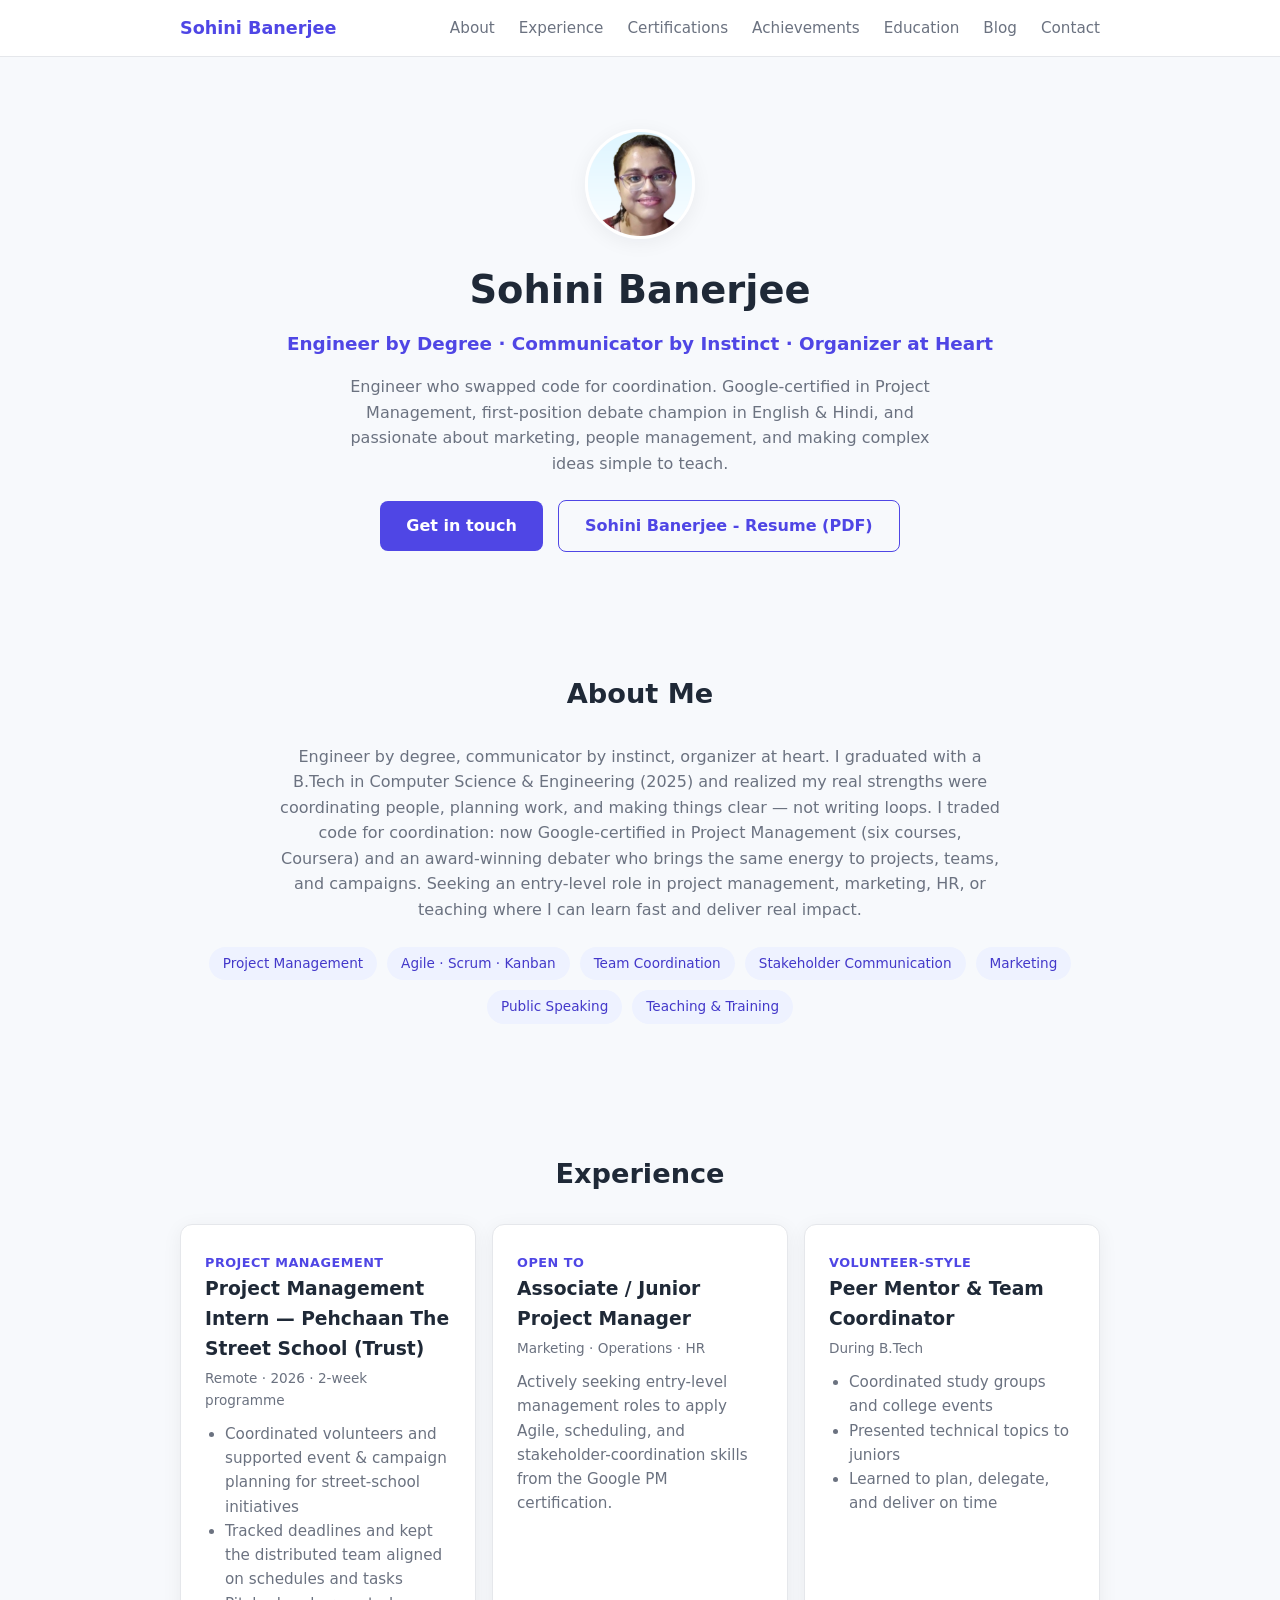
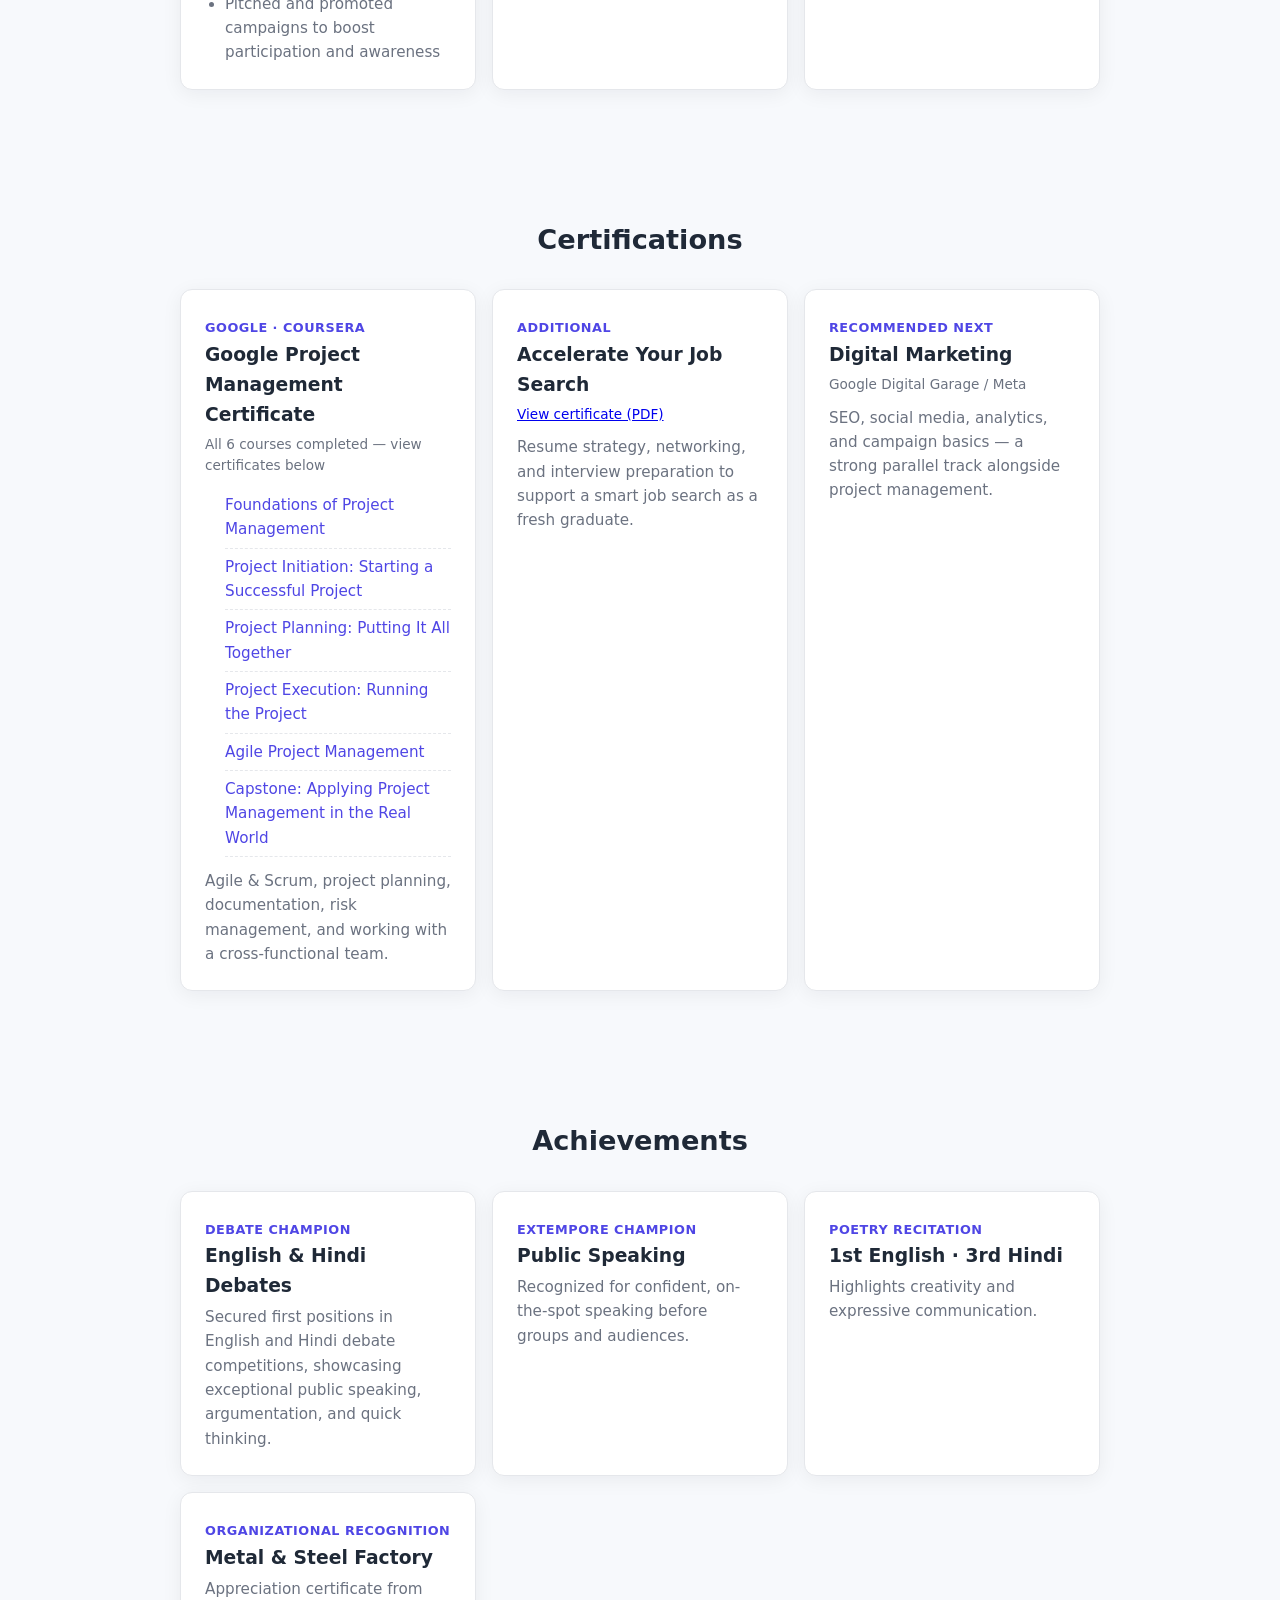
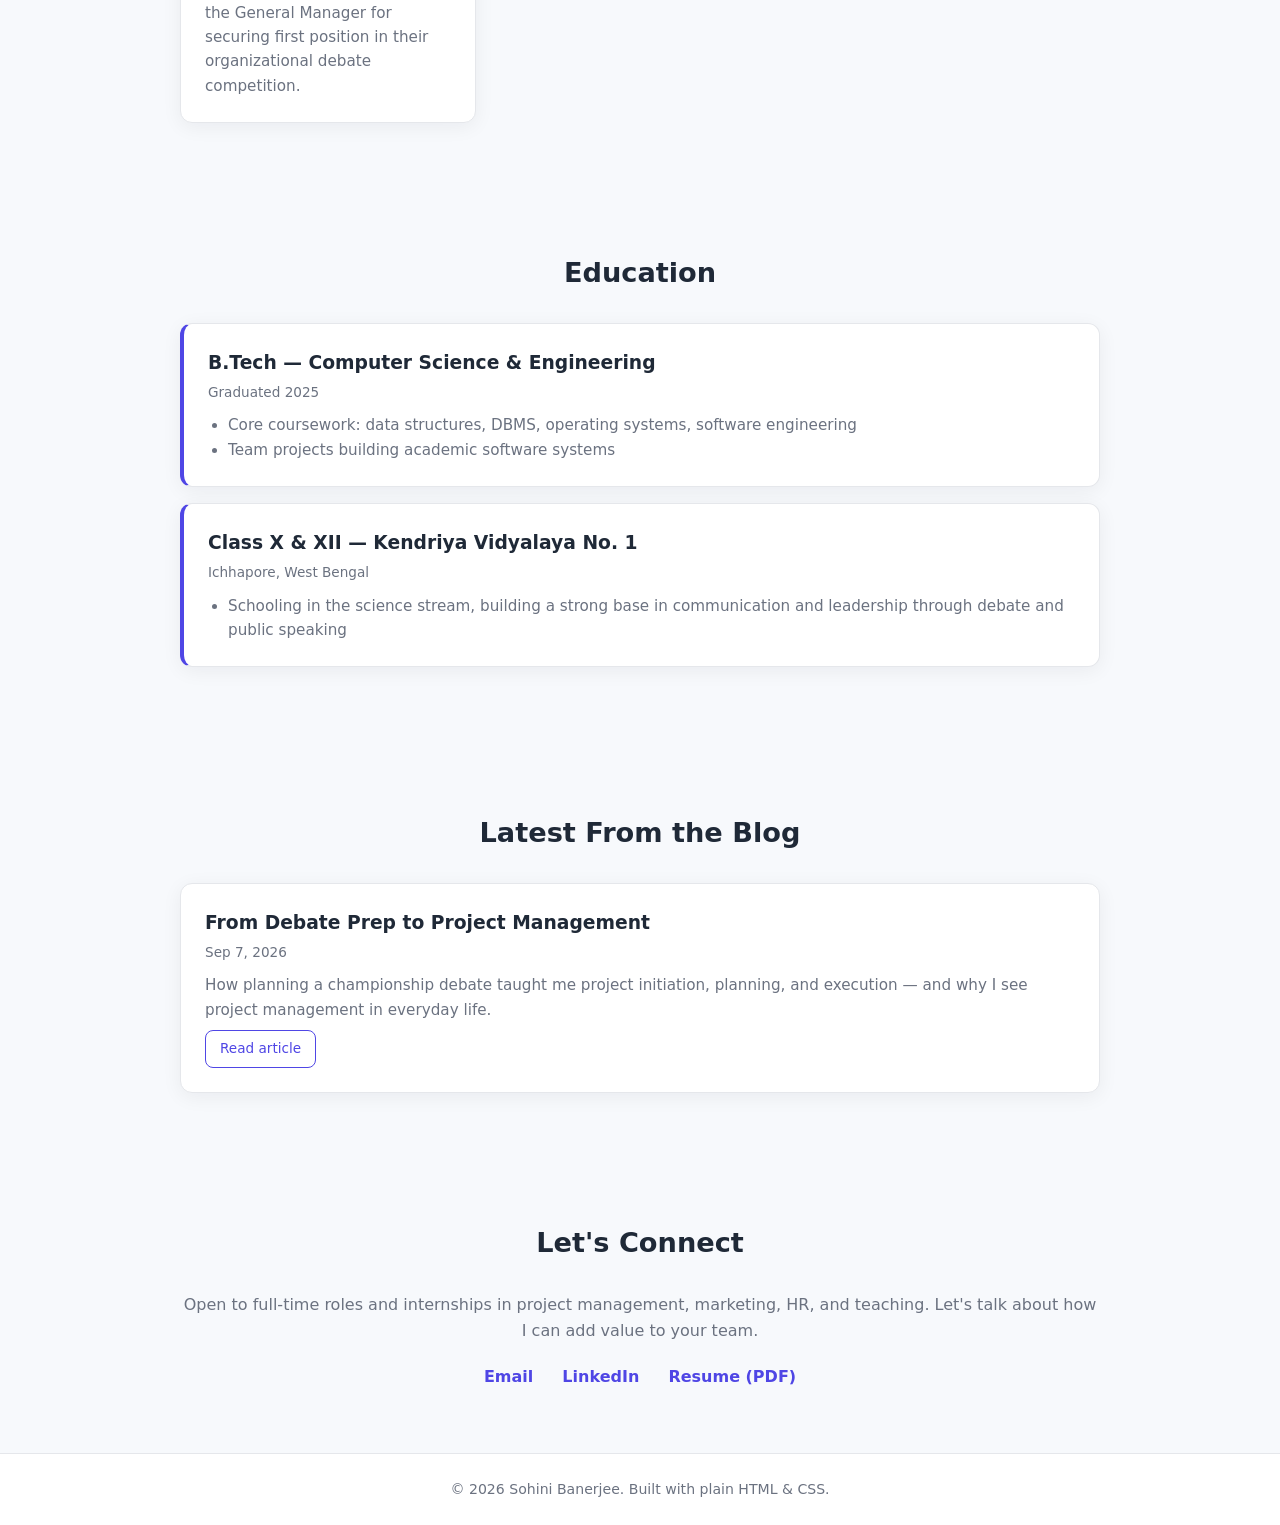
<file: index.html>
<!DOCTYPE html>
<html lang="en">
<head>
  <meta charset="UTF-8" />
  <meta name="viewport" content="width=device-width, initial-scale=1.0" />
  <meta name="description" content="Sohini Banerjee — B.Tech Computer Science graduate aspiring to build a career in project management, marketing, and management." />
  <title>Sohini Banerjee — Aspiring Manager & Educator</title>
  <link rel="stylesheet" href="css/style.css" />
</head>
<body>
  <header>
    <div class="container">
      <nav>
        <a class="logo" href="#home">Sohini Banerjee</a>
        <div class="nav-links">
          <a href="#about">About</a>
          <a href="#experience">Experience</a>
          <a href="#certifications">Certifications</a>
          <a href="#achievements">Achievements</a>
          <a href="#education">Education</a>
          <a href="article/index.html">Blog</a>
          <a href="#contact">Contact</a>
        </div>
      </nav>
    </div>
  </header>

  <!-- HERO -->
  <section class="hero" id="home">
    <div class="container">
      <div class="avatar">
        <img src="sohini-profile.png" alt="Sohini Banerjee" />
      </div>
      <h1>Sohini Banerjee</h1>
      <h2>Engineer by Degree · Communicator by Instinct · Organizer at Heart</h2>
      <p>
        Engineer who swapped code for coordination. Google-certified in Project
        Management, first-position debate champion in English &amp; Hindi, and
        passionate about marketing, people management, and making complex ideas
        simple to teach.
      </p>
      <a class="btn btn-primary" href="#contact">Get in touch</a>
      <a class="btn btn-outline" href="resume/SohiniBanerjee-Resume.pdf" download>Sohini Banerjee - Resume (PDF)</a>
    </div>
  </section>

  <!-- ABOUT -->
  <section id="about">
    <div class="container">
      <h2 class="section-title">About Me</h2>
      <p class="about-text">
        Engineer by degree, communicator by instinct, organizer at heart. I
        graduated with a B.Tech in Computer Science &amp; Engineering (2025) and
        realized my real strengths were coordinating people, planning work, and
        making things clear — not writing loops. I traded code for coordination:
        now Google-certified in Project Management (six courses, Coursera) and
        an award-winning debater who brings the same energy to projects, teams,
        and campaigns. Seeking an entry-level role in project management,
        marketing, HR, or teaching where I can learn fast and deliver real
        impact.
      </p>
      <div class="tag-list">
        <span class="tag">Project Management</span>
        <span class="tag">Agile · Scrum · Kanban</span>
        <span class="tag">Team Coordination</span>
        <span class="tag">Stakeholder Communication</span>
        <span class="tag">Marketing</span>
        <span class="tag">Public Speaking</span>
        <span class="tag">Teaching &amp; Training</span>
      </div>
    </div>
  </section>

  <!-- EXPERIENCE -->
  <section id="experience">
    <div class="container">
      <h2 class="section-title">Experience</h2>
      <div class="grid">
        <div class="card">
          <span class="cert-badge">Project Management</span>
          <h3>Project Management Intern — Pehchaan The Street School (Trust)</h3>
          <p class="date">Remote · 2026 · 2-week programme</p>
          <ul>
            <li>Coordinated volunteers and supported event &amp; campaign planning for street-school initiatives</li>
            <li>Tracked deadlines and kept the distributed team aligned on schedules and tasks</li>
            <li>Pitched and promoted campaigns to boost participation and awareness</li>
          </ul>
        </div>
        <div class="card">
          <span class="cert-badge">Open to</span>
          <h3>Associate / Junior Project Manager</h3>
          <p class="date">Marketing · Operations · HR</p>
          <p>
            Actively seeking entry-level management roles to apply Agile,
            scheduling, and stakeholder-coordination skills from the Google PM
            certification.
          </p>
        </div>
        <div class="card">
          <span class="cert-badge">Volunteer-style</span>
          <h3>Peer Mentor &amp; Team Coordinator</h3>
          <p class="date">During B.Tech</p>
          <ul>
            <li>Coordinated study groups and college events</li>
            <li>Presented technical topics to juniors</li>
            <li>Learned to plan, delegate, and deliver on time</li>
          </ul>
        </div>
      </div>
    </div>
  </section>

  <!-- CERTIFICATIONS -->
  <section id="certifications">
    <div class="container">
      <h2 class="section-title">Certifications</h2>
      <div class="grid">
        <div class="card">
          <span class="cert-badge">Google · Coursera</span>
          <h3>Google Project Management Certificate</h3>
          <p class="date">All 6 courses completed — view certificates below</p>
          <ul class="cert-list">
            <li><a href="CERTIFICATES/FOUNDATIONS_OF_PROJECT_MANAGEMENT.pdf" target="_blank" rel="noopener">Foundations of Project Management</a></li>
            <li><a href="CERTIFICATES/PROJECT_INITIATION.pdf" target="_blank" rel="noopener">Project Initiation: Starting a Successful Project</a></li>
            <li><a href="CERTIFICATES/PROJECT_PLANNING.pdf" target="_blank" rel="noopener">Project Planning: Putting It All Together</a></li>
            <li><a href="CERTIFICATES/PROJECT_EXECUTION.pdf" target="_blank" rel="noopener">Project Execution: Running the Project</a></li>
            <li><a href="CERTIFICATES/AGILE_PROJECT_MANAGEMENT.pdf" target="_blank" rel="noopener">Agile Project Management</a></li>
            <li><a href="CERTIFICATES/CAPSTONE.pdf" target="_blank" rel="noopener">Capstone: Applying Project Management in the Real World</a></li>
          </ul>
          <p>
            Agile &amp; Scrum, project planning, documentation, risk management,
            and working with a cross-functional team.
          </p>
        </div>
        <div class="card">
          <span class="cert-badge">Additional</span>
          <h3>Accelerate Your Job Search</h3>
          <p class="date"><a href="CERTIFICATES/ACCELERATE_YOUR_JOB_SEARCH.pdf" target="_blank" rel="noopener">View certificate (PDF)</a></p>
          <p>
            Resume strategy, networking, and interview preparation to support a
            smart job search as a fresh graduate.
          </p>
        </div>
        <div class="card">
          <span class="cert-badge">Recommended next</span>
          <h3>Digital Marketing</h3>
          <p class="date">Google Digital Garage / Meta</p>
          <p>
            SEO, social media, analytics, and campaign basics — a strong
            parallel track alongside project management.
          </p>
        </div>
      </div>
    </div>
  </section>

  <!-- ACHIEVEMENTS -->
  <section id="achievements">
    <div class="container">
      <h2 class="section-title">Achievements</h2>
      <div class="grid">
        <div class="card">
          <span class="cert-badge">Debate Champion</span>
          <h3>English &amp; Hindi Debates</h3>
          <p>
            Secured first positions in English and Hindi debate competitions,
            showcasing exceptional public speaking, argumentation, and quick
            thinking.
          </p>
        </div>
        <div class="card">
          <span class="cert-badge">Extempore Champion</span>
          <h3>Public Speaking</h3>
          <p>
            Recognized for confident, on-the-spot speaking before groups and
            audiences.
          </p>
        </div>
        <div class="card">
          <span class="cert-badge">Poetry Recitation</span>
          <h3>1st English · 3rd Hindi</h3>
          <p>
            Highlights creativity and expressive communication.
          </p>
        </div>
        <div class="card">
          <span class="cert-badge">Organizational Recognition</span>
          <h3>Metal &amp; Steel Factory</h3>
          <p>
            Appreciation certificate from the General Manager for securing first
            position in their organizational debate competition.
          </p>
        </div>
      </div>
    </div>
  </section>

  <!-- EDUCATION -->
  <section id="education">
    <div class="container">
      <h2 class="section-title">Education</h2>
      <div class="timeline">
        <div class="card">
          <h3>B.Tech — Computer Science &amp; Engineering</h3>
          <p class="date">Graduated 2025</p>
          <ul>
            <li>Core coursework: data structures, DBMS, operating systems, software engineering</li>
            <li>Team projects building academic software systems</li>
          </ul>
        </div>
        <div class="card">
          <h3>Class X &amp; XII — Kendriya Vidyalaya No. 1</h3>
          <p class="date">Ichhapore, West Bengal</p>
          <ul>
            <li>Schooling in the science stream, building a strong base in communication and leadership through debate and public speaking</li>
          </ul>
        </div>
      </div>
    </div>
  </section>

  <!-- BLOG -->
  <section id="blog">
    <div class="container">
      <h2 class="section-title">Latest From the Blog</h2>
      <div class="grid">
        <div class="card">
          <h3>From Debate Prep to Project Management</h3>
          <p class="date">Sep 7, 2026</p>
          <p>
            How planning a championship debate taught me project initiation,
            planning, and execution — and why I see project management in
            everyday life.
          </p>
          <a class="btn btn-outline btn-sm" href="article/index.html">Read article</a>
        </div>
      </div>
    </div>
  </section>

  <!-- CONTACT -->
  <section id="contact">
    <div class="container contact">
      <h2 class="section-title">Let's Connect</h2>
      <p>
        Open to full-time roles and internships in project management, marketing,
        HR, and teaching. Let's talk about how I can add value to your team.
      </p>
      <div class="contact-links">
        <a href="mailto:sohini1236@gmail.com">Email</a>
        <a href="https://www.linkedin.com/in/sohini-banerjee-4b967115b" target="_blank" rel="noopener">LinkedIn</a>
        <a href="resume/SohiniBanerjee-Resume.pdf" download>Resume (PDF)</a>
      </div>
    </div>
  </section>

  <footer>
    <div class="container">
      &copy; <span id="year"></span> Sohini Banerjee. Built with plain HTML &amp; CSS.
    </div>
  </footer>

  <script>
    document.getElementById("year").textContent = new Date().getFullYear();
  </script>
</body>
</html>
</file>
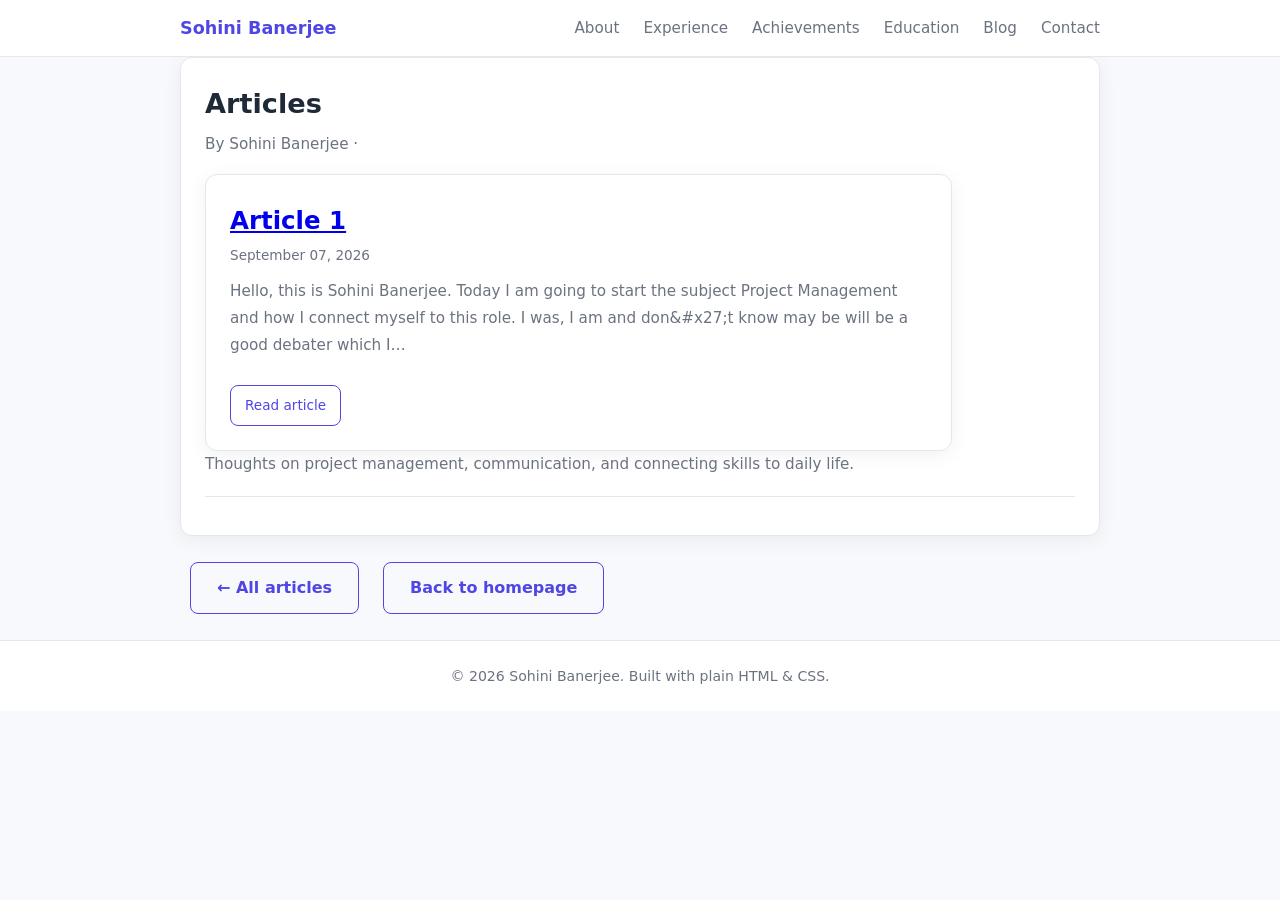
<file: article/index.html>
<!DOCTYPE html>
<html lang="en">
<head>
  <meta charset="UTF-8" />
  <meta name="viewport" content="width=device-width, initial-scale=1.0" />
  <meta name="description" content="Articles and blog posts" />
  <title>Articles · Sohini Banerjee</title>
  <link rel="stylesheet" href="../css/style.css" />
</head>
<body>
  <header>
    <div class="container">
      <nav>
        <a class="logo" href="../index.html">Sohini Banerjee</a>
        <div class="nav-links">
          <a href="../index.html#about">About</a>
          <a href="../index.html#experience">Experience</a>
          <a href="../index.html#achievements">Achievements</a>
          <a href="../index.html#education">Education</a>
          <a href="index.html">Blog</a>
          <a href="../index.html#contact">Contact</a>
        </div>
      </nav>
    </div>
  </header>

  <main class="container">
    <article class="card article-card">
      <h1 class="article-title">Articles</h1>
      <p class="article-meta">
        By Sohini Banerjee · 
      </p>
      <div class="article-body">
      <div class="grid blog-grid">
      <div class="card">
        <h2><a href="article-1.html">Article 1</a></h2>
        <p class="date">September 07, 2026</p>
        <p>Hello, this is Sohini Banerjee. Today I am going to start the subject Project Management and how I connect myself to this role. I was, I am and don&amp;#x27;t know may be will be a good debater which I…</p>
        <a class="btn btn-outline btn-sm" href="article-1.html">Read article</a>
      </div>
      </div>
      <p class="article-meta">Thoughts on project management, communication, and connecting skills to daily life.</p>
      </div>
      <div class="tag-list">
      </div>
    </article>
    <div class="article-nav">
      <a class="btn btn-outline" href="index.html">&larr; All articles</a>
      <a class="btn btn-outline" href="../index.html">Back to homepage</a>
    </div>
  </main>

  <footer>
    <div class="container">
      &copy; <span id="year"></span> Sohini Banerjee. Built with plain HTML &amp; CSS.
    </div>
  </footer>

  <script>
    document.getElementById("year").textContent = new Date().getFullYear();
  </script>
</body>
</html>
</file>
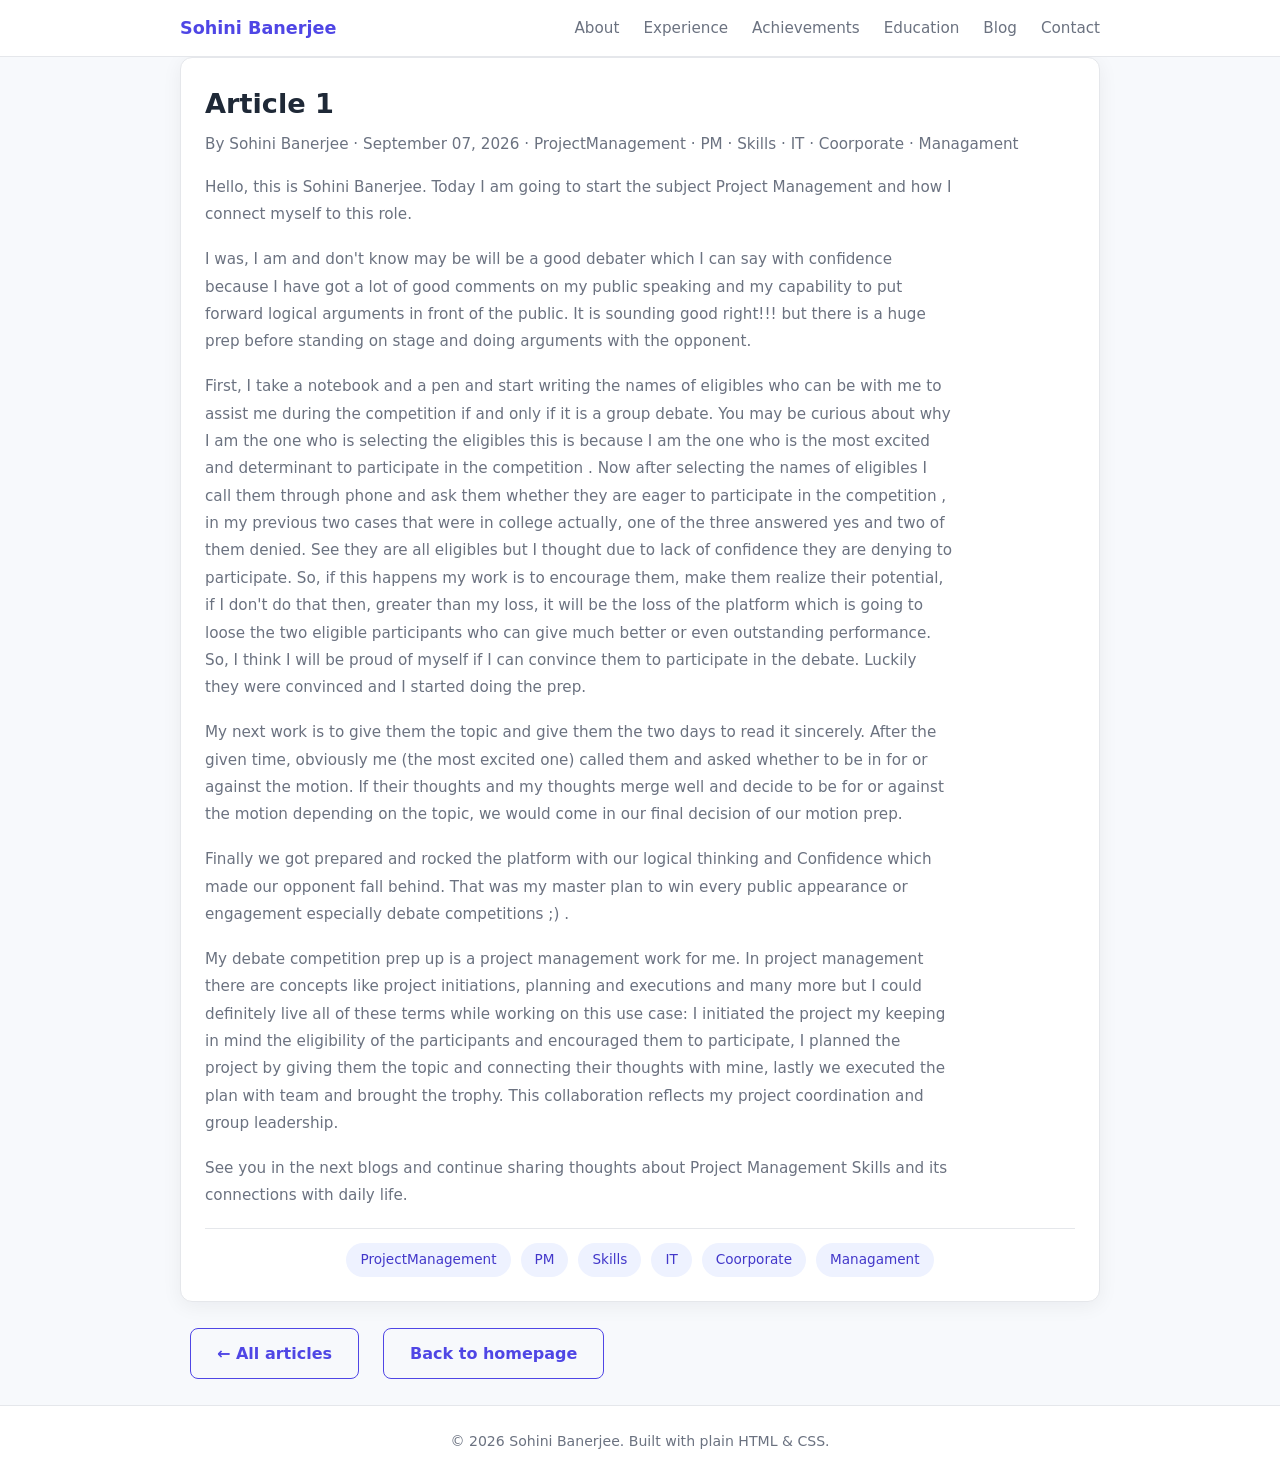
<file: article/article-1.html>
<!DOCTYPE html>
<html lang="en">
<head>
  <meta charset="UTF-8" />
  <meta name="viewport" content="width=device-width, initial-scale=1.0" />
  <meta name="description" content="Article 1" />
  <title>Article 1 · Sohini Banerjee</title>
  <link rel="stylesheet" href="../css/style.css" />
</head>
<body>
  <header>
    <div class="container">
      <nav>
        <a class="logo" href="../index.html">Sohini Banerjee</a>
        <div class="nav-links">
          <a href="../index.html#about">About</a>
          <a href="../index.html#experience">Experience</a>
          <a href="../index.html#achievements">Achievements</a>
          <a href="../index.html#education">Education</a>
          <a href="index.html">Blog</a>
          <a href="../index.html#contact">Contact</a>
        </div>
      </nav>
    </div>
  </header>

  <main class="container">
    <article class="card article-card">
      <h1 class="article-title">Article 1</h1>
      <p class="article-meta">
        By Sohini Banerjee · September 07, 2026 · ProjectManagement · PM · Skills · IT · Coorporate · Managament
      </p>
      <div class="article-body">
      <p>Hello, this is Sohini Banerjee. Today I am going to start the subject Project Management and how I connect myself to this role.</p>
      <p>I was, I am and don&#x27;t know may be will be a good debater which I can say with confidence because I have got a lot of good comments on my public speaking and my capability to put forward logical arguments in front of the public. It is sounding good right!!! but there is a huge prep before standing on stage and doing arguments with the opponent.</p>
      <p>First, I take a notebook and a pen and start writing the names of eligibles who can be with me to assist me during the competition if and only if it is a group debate. You may be curious about why I am the one who is selecting the eligibles this is because I am the one who is the most excited and determinant to participate in the competition . Now after selecting the names of eligibles I call them through phone and ask them whether they are eager to participate in the competition , in my previous two cases that were in college actually, one of the three answered yes and two of them denied. See they are all eligibles but I thought due to lack of confidence they are denying to participate. So, if this happens my work is to encourage them, make them realize their potential, if I don&#x27;t do that then, greater than my loss, it will be the loss of the platform which is going to loose the two eligible participants who can give much better or even outstanding performance. So, I think I will be proud of myself if I can convince them to participate in the debate. Luckily they were convinced and I started doing the prep.</p>
      <p>My next work is to give them the topic and give them the two days to read it sincerely. After the given time, obviously me (the most excited one) called them and asked whether to be in for or against the motion. If their thoughts and my thoughts merge well and decide to be for or against the motion depending on the topic, we would come in our final decision of our motion prep.</p>
      <p>Finally we got prepared and rocked the platform with our logical thinking and Confidence which made our opponent fall behind. That was my master plan to win every public appearance or engagement especially debate competitions ;) .</p>
      <p>My debate competition prep up is a project management work for me. In project management there are concepts like project initiations, planning and executions and many more but I could definitely live all of these terms while working on this use case: I initiated the project my keeping in mind the eligibility of the participants and encouraged them to participate, I planned the project by giving them the topic and connecting their thoughts with mine, lastly we executed the plan with team and brought the trophy. This collaboration reflects my project coordination and group leadership.</p>
      <p>See you in the next blogs and continue sharing thoughts about Project Management Skills and its connections with daily life.</p>
      </div>
      <div class="tag-list"><span class="tag">ProjectManagement</span><span class="tag">PM</span><span class="tag">Skills</span><span class="tag">IT</span><span class="tag">Coorporate</span><span class="tag">Managament</span>
      </div>
    </article>
    <div class="article-nav">
      <a class="btn btn-outline" href="index.html">&larr; All articles</a>
      <a class="btn btn-outline" href="../index.html">Back to homepage</a>
    </div>
  </main>

  <footer>
    <div class="container">
      &copy; <span id="year"></span> Sohini Banerjee. Built with plain HTML &amp; CSS.
    </div>
  </footer>

  <script>
    document.getElementById("year").textContent = new Date().getFullYear();
  </script>
</body>
</html>
</file>
<file: css/style.css>
:root {
  --bg: #f7f9fc;
  --surface: #ffffff;
  --text: #1f2937;
  --muted: #6b7280;
  --accent: #4f46e5;
  --accent-dark: #4338ca;
  --border: #e5e7eb;
  --radius: 12px;
  --shadow: 0 4px 20px rgba(17, 24, 39, 0.06);
}

* {
  margin: 0;
  padding: 0;
  box-sizing: border-box;
}

html {
  scroll-behavior: smooth;
}

body {
  font-family: "Segoe UI", system-ui, -apple-system, Arial, sans-serif;
  background: var(--bg);
  color: var(--text);
  line-height: 1.6;
}

.container {
  max-width: 960px;
  margin: 0 auto;
  padding: 0 20px;
}

/* ---------- Navigation ---------- */
header {
  position: sticky;
  top: 0;
  background: var(--surface);
  border-bottom: 1px solid var(--border);
  z-index: 10;
}

nav {
  display: flex;
  justify-content: space-between;
  align-items: center;
  padding: 14px 0;
}

.logo {
  font-weight: 700;
  font-size: 1.1rem;
  color: var(--accent);
  text-decoration: none;
}

.nav-links {
  display: flex;
  gap: 24px;
}

.nav-links a {
  color: var(--muted);
  text-decoration: none;
  font-size: 0.95rem;
  transition: color 0.2s;
}

.nav-links a:hover {
  color: var(--accent);
}

/* ---------- Hero ---------- */
.hero {
  padding: 72px 0 56px;
  text-align: center;
}

.avatar {
  width: 110px;
  height: 110px;
  border-radius: 50%;
  overflow: hidden;
  display: inline-flex;
  align-items: center;
  justify-content: center;
  margin-bottom: 20px;
  box-shadow: var(--shadow);
  border: 3px solid #fff;
}

.avatar img {
  width: 100%;
  height: 100%;
  object-fit: cover;
}

.hero h1 {
  font-size: 2.4rem;
  margin-bottom: 8px;
}

.hero h2 {
  font-size: 1.15rem;
  color: var(--accent);
  font-weight: 600;
  margin-bottom: 16px;
}

.hero p {
  color: var(--muted);
  max-width: 620px;
  margin: 0 auto 24px;
}

.btn {
  display: inline-block;
  padding: 12px 26px;
  border-radius: 8px;
  font-weight: 600;
  text-decoration: none;
  transition: background 0.2s, transform 0.2s;
}

.btn-primary {
  background: var(--accent);
  color: #fff;
}

.btn-primary:hover {
  background: var(--accent-dark);
  transform: translateY(-1px);
}

.btn-outline {
  border: 1px solid var(--accent);
  color: var(--accent);
  margin-left: 10px;
}

.btn-outline:hover {
  background: var(--accent);
  color: #fff;
}

.btn-sm {
  padding: 7px 14px;
  font-size: 0.85rem;
  font-weight: 500;
  margin-top: 8px;
}

.card .btn-sm {
  margin-left: 0;
}

/* ---------- Sections ---------- */
section {
  padding: 64px 0;
}

.section-title {
  font-size: 1.7rem;
  margin-bottom: 28px;
  text-align: center;
}

.card {
  background: var(--surface);
  border: 1px solid var(--border);
  border-radius: var(--radius);
  box-shadow: var(--shadow);
  padding: 24px;
  margin-bottom: 16px;
}

.card h3 {
  color: var(--text);
  margin-bottom: 4px;
}

.card .role {
  color: var(--accent);
  font-weight: 600;
  font-size: 0.95rem;
}

.card .date {
  color: var(--muted);
  font-size: 0.85rem;
  margin-bottom: 10px;
}

.card p,
.card ul {
  color: var(--muted);
  font-size: 0.95rem;
}

.card ul {
  padding-left: 20px;
}

/* ---------- About ---------- */
.about-text {
  max-width: 720px;
  margin: 0 auto 24px;
  color: var(--muted);
  text-align: center;
}

.tag-list {
  display: flex;
  flex-wrap: wrap;
  gap: 10px;
  justify-content: center;
  margin-top: 16px;
}

.tag {
  background: #eef2ff;
  color: var(--accent-dark);
  padding: 6px 14px;
  border-radius: 20px;
  font-size: 0.85rem;
  font-weight: 500;
}

/* ---------- Certifications ---------- */
.grid {
  display: grid;
  grid-template-columns: repeat(auto-fit, minmax(260px, 1fr));
  gap: 16px;
}

.grid .card {
  margin-bottom: 0;
}

.cert-badge {
  font-size: 0.8rem;
  font-weight: 600;
  color: var(--accent);
  text-transform: uppercase;
  letter-spacing: 0.5px;
}

.cert-list {
  list-style: none;
  padding-left: 0;
  margin: 10px 0 12px;
}

.cert-list li {
  padding: 6px 0;
  border-bottom: 1px dashed var(--border);
}

.cert-list a {
  color: var(--accent);
  font-weight: 500;
  text-decoration: none;
}

.cert-list a:hover {
  text-decoration: underline;
}

/* ---------- Education ---------- */
.timeline .card {
  border-left: 4px solid var(--accent);
}

/* ---------- Contact ---------- */
.contact {
  text-align: center;
}

.contact p {
  color: var(--muted);
  margin-bottom: 20px;
}

.contact-links a {
  color: var(--accent);
  font-weight: 600;
  text-decoration: none;
  margin: 0 12px;
}

.contact-links a:hover {
  text-decoration: underline;
}

/* ---------- Footer ---------- */
footer {
  border-top: 1px solid var(--border);
  padding: 24px 0;
  text-align: center;
  color: var(--muted);
  font-size: 0.88rem;
  background: var(--surface);
}

/* ---------- Articles / Blog ---------- */
.blog-grid {
  align-items: stretch;
}

.article-card h1 {
  margin: 0 0 6px;
}

.article-title {
  font-size: 1.7rem;
}

.article-meta {
  color: var(--muted);
  font-size: 0.9rem;
  margin: 0 0 18px;
}

.article-body {
  max-width: 72ch;
  line-height: 1.8;
  font-size: 1.02rem;
}

.article-body p {
  margin: 0 0 1.1rem;
}

.article-card .tag-list {
  margin-top: 18px;
  padding-top: 14px;
  border-top: 1px solid var(--border);
}

.article-nav {
  display: flex;
  gap: 14px;
  flex-wrap: wrap;
  margin: 26px 0;
}

/* ---------- Responsive ---------- */
@media (max-width: 640px) {
  .hero h1 {
    font-size: 1.8rem;
  }

  nav {
    flex-direction: column;
    gap: 10px;
  }

  .nav-links {
    gap: 16px;
  }

  .btn-outline {
    margin-left: 0;
    margin-top: 10px;
  }

  section {
    padding: 48px 0;
  }
}
</file>
